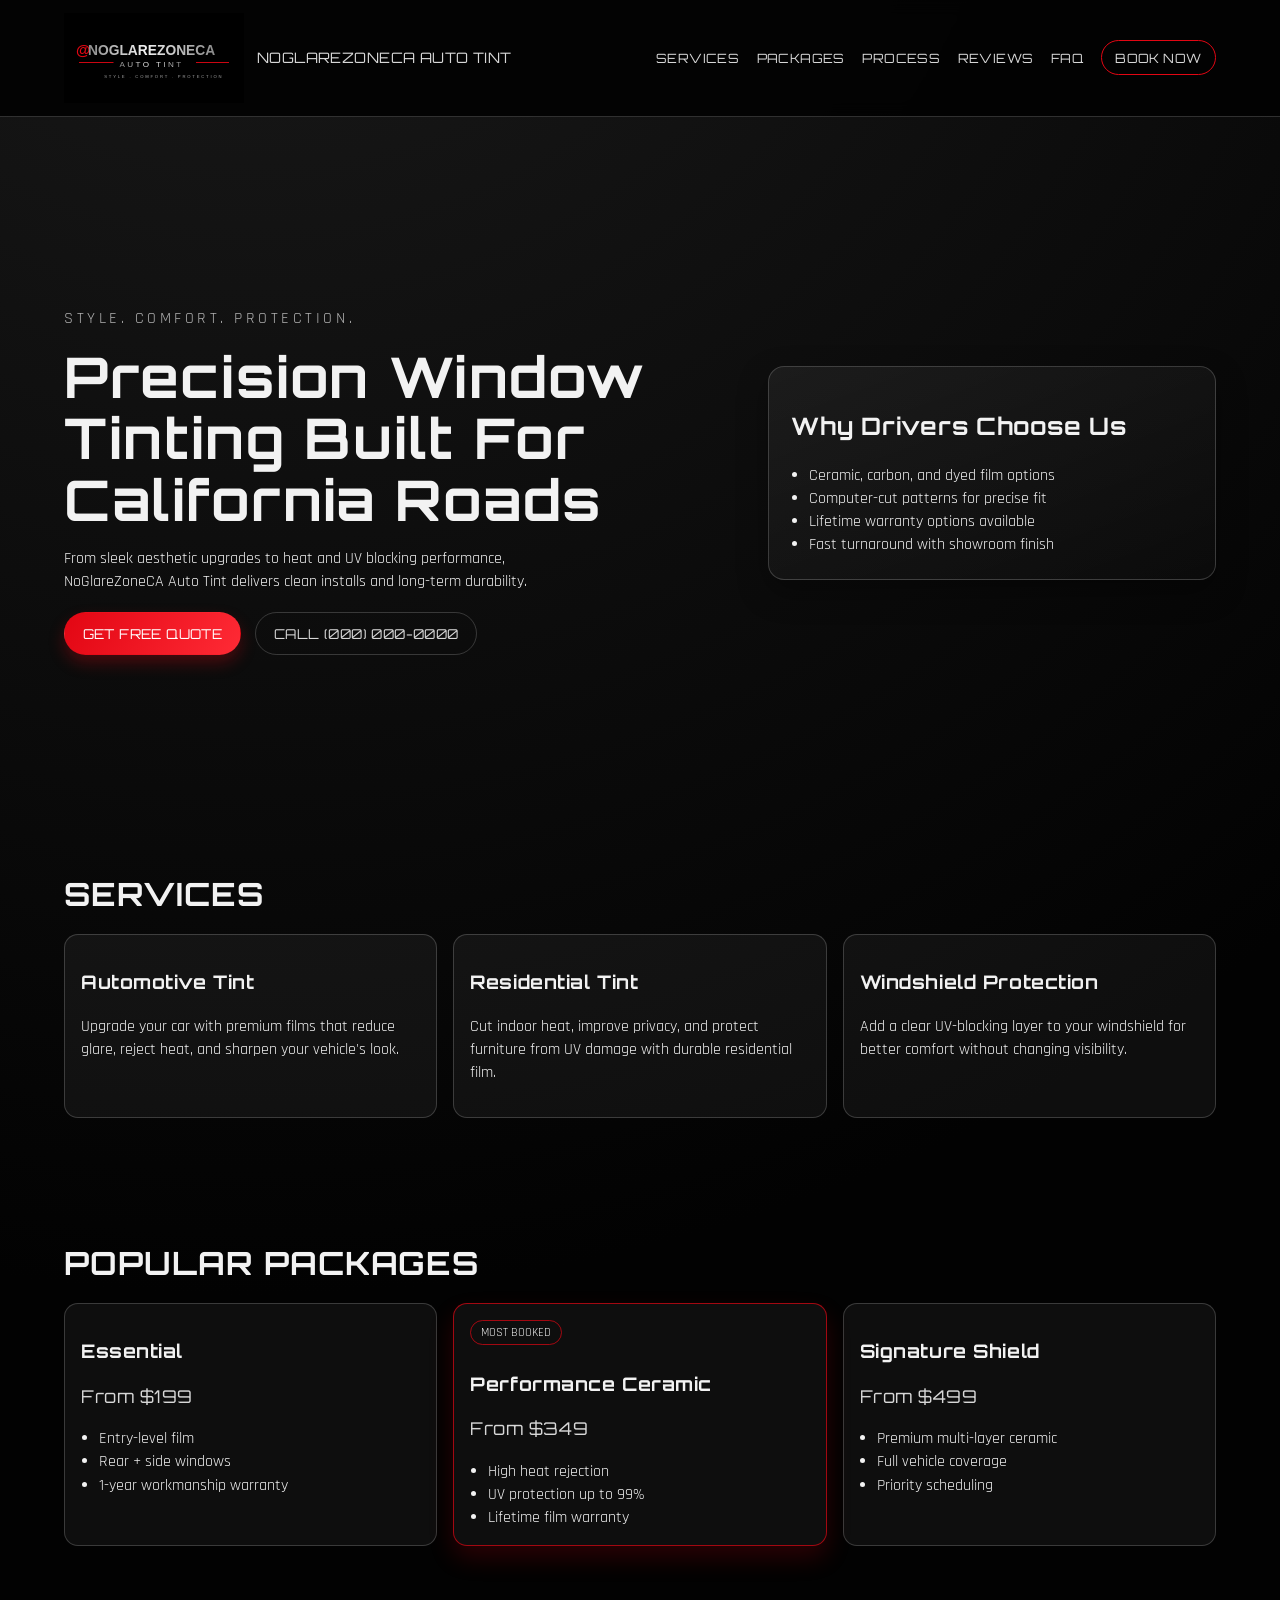
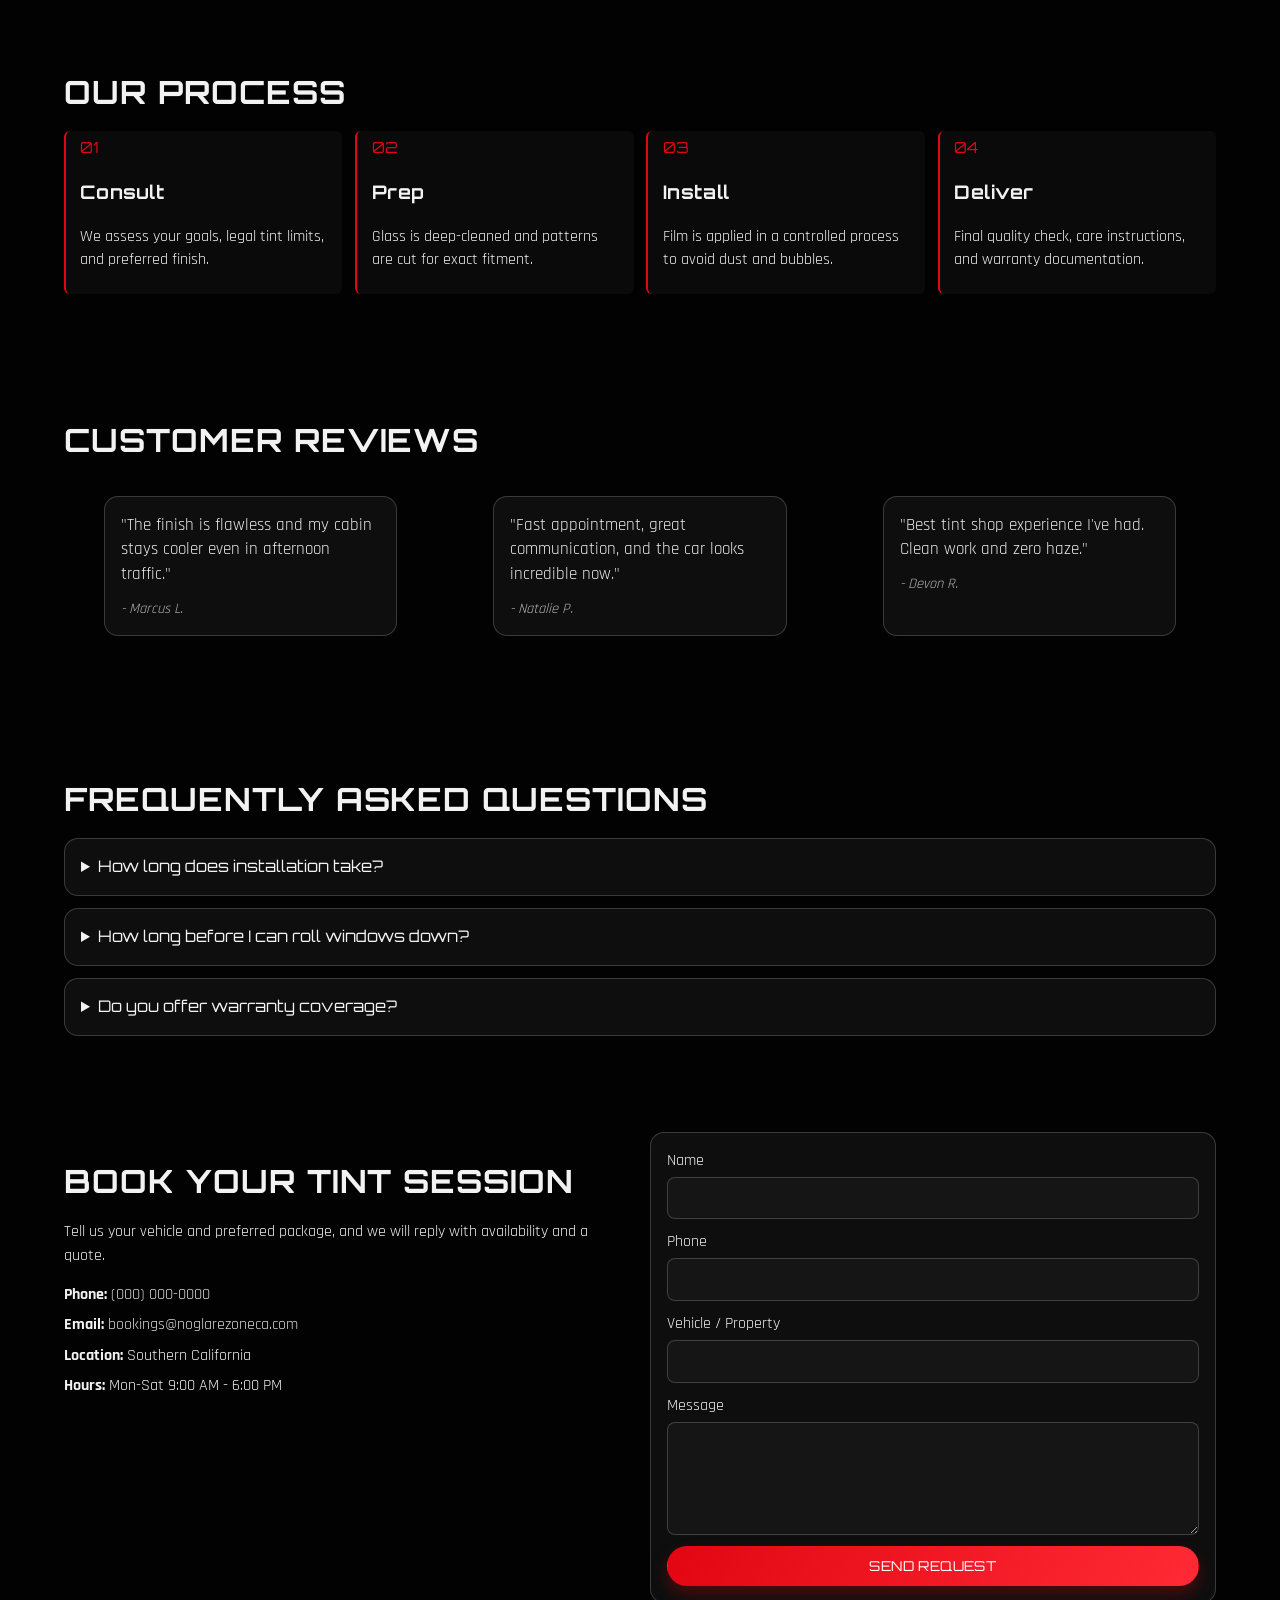
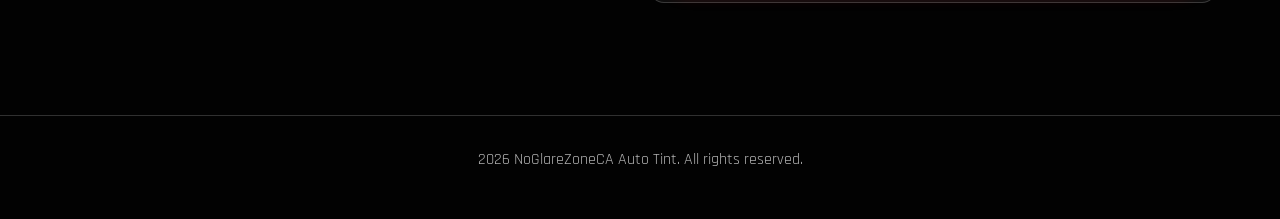
<file: index.html>
<!DOCTYPE html>
<html lang="en">
  <head>
    <meta charset="UTF-8" />
    <meta http-equiv="X-UA-Compatible" content="IE=edge" />
    <meta name="viewport" content="width=device-width, initial-scale=1.0" />
    <title>NoGlareZoneCA Auto Tint | Premium Window Tinting</title>
    <meta
      name="description"
      content="NoGlareZoneCA Auto Tint provides premium automotive and residential window tint installation with heat reduction, UV protection, and a precision finish."
    />
    <meta
      name="keywords"
      content="window tinting, auto tint, ceramic tint, tint shop, UV protection, heat rejection"
    />
    <meta name="author" content="NoGlareZoneCA Auto Tint" />
    <meta property="og:type" content="website" />
    <meta property="og:title" content="NoGlareZoneCA Auto Tint" />
    <meta
      property="og:description"
      content="Professional window tinting with style, comfort, and protection."
    />
    <meta property="og:image" content="assets/logo-placeholder.svg" />
    <meta property="og:url" content="https://noglarezoneca.com" />
    <meta name="twitter:card" content="summary_large_image" />
    <link rel="preconnect" href="https://fonts.googleapis.com" />
    <link rel="preconnect" href="https://fonts.gstatic.com" crossorigin />
    <link
      href="https://fonts.googleapis.com/css2?family=Orbitron:wght@500;700;800&family=Rajdhani:wght@400;500;600;700&display=swap"
      rel="stylesheet"
    />
    <link rel="manifest" href="site.webmanifest" />
    <link rel="canonical" href="https://noglarezoneca.com" />
    <link rel="stylesheet" href="styles.css?v=1.2" />
    <script type="application/ld+json">
      {
        "@context": "https://schema.org",
        "@type": "LocalBusiness",
        "name": "NoGlareZoneCA Auto Tint",
        "description": "Automotive and residential window tinting specialists.",
        "url": "https://noglarezoneca.com",
        "telephone": "+1-000-000-0000",
        "email": "bookings@noglarezoneca.com",
        "image": "https://noglarezoneca.com/assets/noglarezoneca-logo.png",
        "areaServed": "California",
        "openingHours": ["Mo-Sa 09:00-18:00"],
        "priceRange": "$$"
      }
    </script>
  </head>
  <body>
    <header class="topbar">
      <a class="brand" href="#home" aria-label="NoGlareZoneCA Home">
        <img
          id="brandLogo"
          src="assets/logo-placeholder.svg"
          alt="NoGlareZoneCA Auto Tint logo"
          width="360"
          height="180"
        />
        <span>NoGlareZoneCA Auto Tint</span>
      </a>

      <button id="menuToggle" class="menu-toggle" aria-expanded="false" aria-controls="navMenu">
        Menu
      </button>

      <nav id="navMenu" class="nav" aria-label="Main Navigation">
        <a href="#services">Services</a>
        <a href="#packages">Packages</a>
        <a href="#process">Process</a>
        <a href="#reviews">Reviews</a>
        <a href="#faq">FAQ</a>
        <a href="#contact" class="nav-cta">Book Now</a>
      </nav>
    </header>

    <main id="home">
      <section class="hero reveal">
        <div class="hero-copy">
          <p class="eyebrow">Style. Comfort. Protection.</p>
          <h1>Precision Window Tinting Built For California Roads</h1>
          <p>
            From sleek aesthetic upgrades to heat and UV blocking performance, NoGlareZoneCA
            Auto Tint delivers clean installs and long-term durability.
          </p>
          <div class="hero-actions">
            <a class="btn btn-primary" href="#contact">Get Free Quote</a>
            <a class="btn btn-outline" href="tel:+10000000000">Call (000) 000-0000</a>
          </div>
        </div>
        <div class="hero-card">
          <h2>Why Drivers Choose Us</h2>
          <ul>
            <li>Ceramic, carbon, and dyed film options</li>
            <li>Computer-cut patterns for precise fit</li>
            <li>Lifetime warranty options available</li>
            <li>Fast turnaround with showroom finish</li>
          </ul>
        </div>
      </section>

      <section id="services" class="section reveal">
        <h2>Services</h2>
        <div class="grid three">
          <article class="card">
            <h3>Automotive Tint</h3>
            <p>
              Upgrade your car with premium films that reduce glare, reject heat, and sharpen your
              vehicle's look.
            </p>
          </article>
          <article class="card">
            <h3>Residential Tint</h3>
            <p>
              Cut indoor heat, improve privacy, and protect furniture from UV damage with durable
              residential film.
            </p>
          </article>
          <article class="card">
            <h3>Windshield Protection</h3>
            <p>
              Add a clear UV-blocking layer to your windshield for better comfort without changing
              visibility.
            </p>
          </article>
        </div>
      </section>

      <section id="packages" class="section reveal">
        <h2>Popular Packages</h2>
        <div class="grid three pricing">
          <article class="price-card">
            <h3>Essential</h3>
            <p class="price">From $199</p>
            <ul>
              <li>Entry-level film</li>
              <li>Rear + side windows</li>
              <li>1-year workmanship warranty</li>
            </ul>
          </article>
          <article class="price-card featured">
            <p class="tag">Most Booked</p>
            <h3>Performance Ceramic</h3>
            <p class="price">From $349</p>
            <ul>
              <li>High heat rejection</li>
              <li>UV protection up to 99%</li>
              <li>Lifetime film warranty</li>
            </ul>
          </article>
          <article class="price-card">
            <h3>Signature Shield</h3>
            <p class="price">From $499</p>
            <ul>
              <li>Premium multi-layer ceramic</li>
              <li>Full vehicle coverage</li>
              <li>Priority scheduling</li>
            </ul>
          </article>
        </div>
      </section>

      <section id="process" class="section reveal">
        <h2>Our Process</h2>
        <div class="timeline">
          <article>
            <span>01</span>
            <h3>Consult</h3>
            <p>We assess your goals, legal tint limits, and preferred finish.</p>
          </article>
          <article>
            <span>02</span>
            <h3>Prep</h3>
            <p>Glass is deep-cleaned and patterns are cut for exact fitment.</p>
          </article>
          <article>
            <span>03</span>
            <h3>Install</h3>
            <p>Film is applied in a controlled process to avoid dust and bubbles.</p>
          </article>
          <article>
            <span>04</span>
            <h3>Deliver</h3>
            <p>Final quality check, care instructions, and warranty documentation.</p>
          </article>
        </div>
      </section>

      <section id="reviews" class="section reveal">
        <h2>Customer Reviews</h2>
        <div class="grid three">
          <blockquote class="review">
            "The finish is flawless and my cabin stays cooler even in afternoon traffic."
            <cite>- Marcus L.</cite>
          </blockquote>
          <blockquote class="review">
            "Fast appointment, great communication, and the car looks incredible now."
            <cite>- Natalie P.</cite>
          </blockquote>
          <blockquote class="review">
            "Best tint shop experience I've had. Clean work and zero haze."
            <cite>- Devon R.</cite>
          </blockquote>
        </div>
      </section>

      <section id="faq" class="section reveal">
        <h2>Frequently Asked Questions</h2>
        <div class="faq-list">
          <details>
            <summary>How long does installation take?</summary>
            <p>Most vehicles are completed in 2-4 hours, depending on film and coverage.</p>
          </details>
          <details>
            <summary>How long before I can roll windows down?</summary>
            <p>We recommend waiting at least 3-5 days while film fully cures.</p>
          </details>
          <details>
            <summary>Do you offer warranty coverage?</summary>
            <p>Yes. Warranty terms vary by film, with lifetime options on premium packages.</p>
          </details>
        </div>
      </section>

      <section id="contact" class="section contact reveal">
        <div>
          <h2>Book Your Tint Session</h2>
          <p>
            Tell us your vehicle and preferred package, and we will reply with availability and a
            quote.
          </p>
          <ul class="contact-list">
            <li><strong>Phone:</strong> <a href="tel:+10000000000">(000) 000-0000</a></li>
            <li><strong>Email:</strong> <a href="mailto:bookings@noglarezoneca.com">bookings@noglarezoneca.com</a></li>
            <li><strong>Location:</strong> Southern California</li>
            <li><strong>Hours:</strong> Mon-Sat 9:00 AM - 6:00 PM</li>
          </ul>
        </div>

        <form
          name="contact"
          method="POST"
          action="thank-you.html"
          data-netlify="true"
          netlify-honeypot="bot-field"
          class="contact-form"
        >
          <input type="hidden" name="form-name" value="contact" />
          <p class="hidden-field">
            <label>
              Do not fill this out if you're human: <input name="bot-field" />
            </label>
          </p>
          <label>
            Name
            <input type="text" name="name" required autocomplete="name" />
          </label>
          <label>
            Phone
            <input type="tel" name="phone" required autocomplete="tel" />
          </label>
          <label>
            Vehicle / Property
            <input type="text" name="vehicle" required />
          </label>
          <label>
            Message
            <textarea name="message" rows="4" required></textarea>
          </label>
          <button class="btn btn-primary" type="submit">Send Request</button>
        </form>
      </section>
    </main>

    <footer class="footer">
      <p>
        <span id="year"></span> NoGlareZoneCA Auto Tint. All rights reserved.
      </p>
    </footer>

    <script src="script.js"></script>
  </body>
</html>
</file>
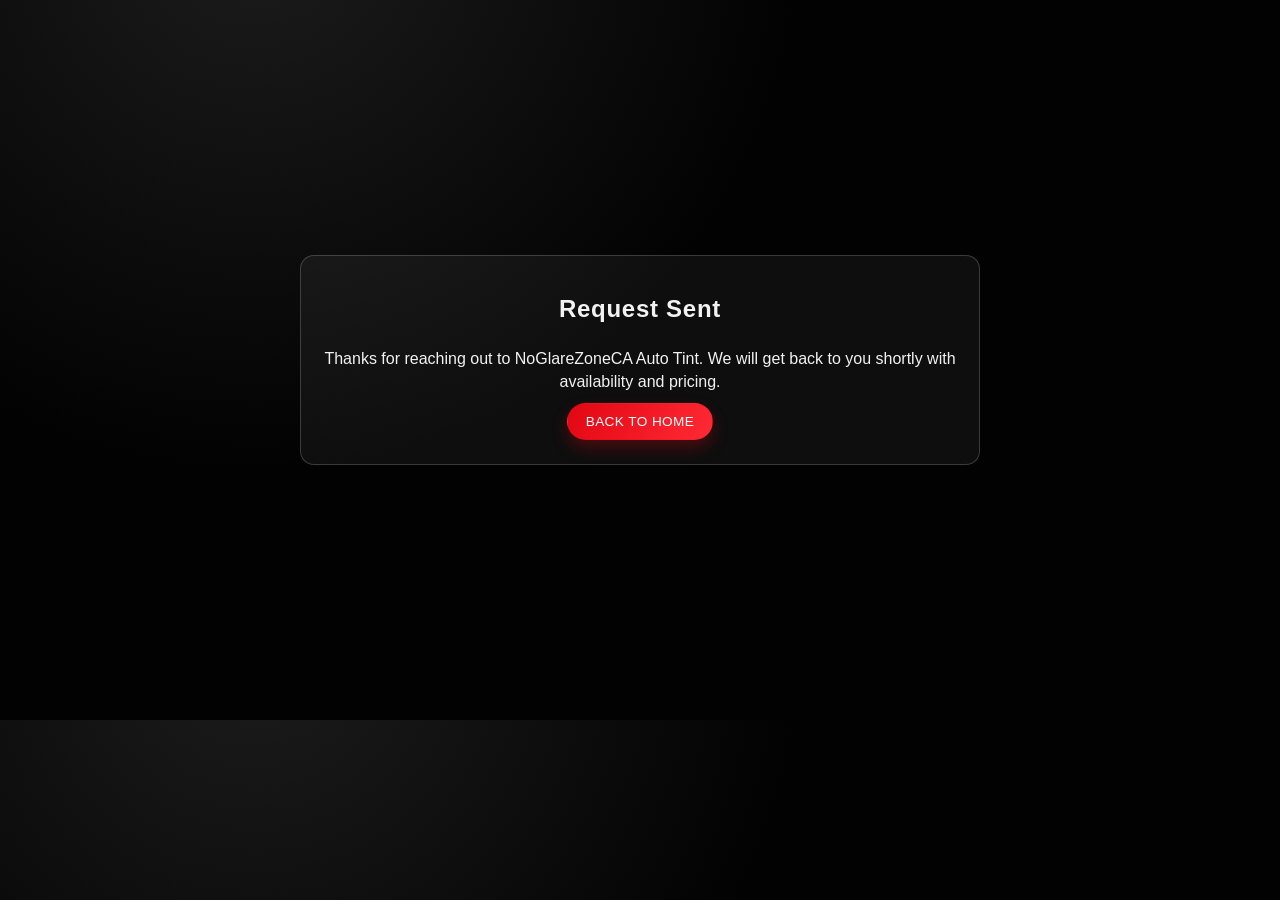
<file: thank-you.html>
<!DOCTYPE html>
<html lang="en">
  <head>
    <meta charset="UTF-8" />
    <meta name="viewport" content="width=device-width, initial-scale=1.0" />
    <title>Thanks | NoGlareZoneCA Auto Tint</title>
    <meta name="robots" content="noindex" />
    <link rel="stylesheet" href="styles.css" />
  </head>
  <body>
    <main style="min-height: 80vh; display: grid; place-items: center; padding: 2rem;">
      <section class="card" style="max-width: 680px; width: 100%; text-align: center;">
        <h1>Request Sent</h1>
        <p>
          Thanks for reaching out to NoGlareZoneCA Auto Tint. We will get back to you shortly with
          availability and pricing.
        </p>
        <p><a class="btn btn-primary" href="index.html">Back to Home</a></p>
      </section>
    </main>
  </body>
</html>
</file>
<file: styles.css>
:root {
  --bg: #020202;
  --bg-soft: #111;
  --text: #f2f2f2;
  --muted: #b2b2b2;
  --silver: #d7d7d7;
  --red: #e20613;
  --red-dark: #96070d;
  --card: rgba(255, 255, 255, 0.05);
  --border: rgba(255, 255, 255, 0.18);
  --shadow: 0 12px 30px rgba(0, 0, 0, 0.35);
}

* {
  box-sizing: border-box;
}

html,
body {
  margin: 0;
  padding: 0;
}

body {
  font-family: "Rajdhani", sans-serif;
  color: var(--text);
  background: radial-gradient(circle at 20% -10%, #1c1c1c 0%, var(--bg) 42%),
    linear-gradient(130deg, rgba(226, 6, 19, 0.08), transparent 36%);
  line-height: 1.45;
}

h1,
h2,
h3,
.brand span,
.price,
.btn,
.nav a {
  font-family: "Orbitron", sans-serif;
  letter-spacing: 0.03em;
}

a {
  color: var(--silver);
  text-decoration: none;
}

a:hover {
  color: var(--text);
}

.topbar {
  position: sticky;
  top: 0;
  z-index: 50;
  display: flex;
  align-items: center;
  justify-content: space-between;
  gap: 1rem;
  padding: 0.8rem 5vw;
  backdrop-filter: blur(8px);
  background: rgba(2, 2, 2, 0.88);
  border-bottom: 1px solid var(--border);
}

.brand {
  display: flex;
  align-items: center;
  gap: 0.8rem;
}

.brand img {
  width: auto;
  height: 90px;
  object-fit: contain;
}

.brand span {
  font-size: 0.9rem;
  text-transform: uppercase;
}

.nav {
  display: flex;
  gap: 1.1rem;
  align-items: center;
}

.nav a {
  font-size: 0.8rem;
  text-transform: uppercase;
}

.nav-cta {
  border: 1px solid var(--red);
  padding: 0.45rem 0.85rem;
  border-radius: 999px;
}

.menu-toggle {
  display: none;
  border: 1px solid var(--border);
  background: transparent;
  color: var(--text);
  font-family: "Orbitron", sans-serif;
  padding: 0.45rem 0.7rem;
  border-radius: 7px;
}

main {
  padding: 2rem 5vw 4rem;
}

.hero {
  min-height: 72vh;
  display: grid;
  grid-template-columns: 1.2fr 0.8fr;
  gap: 2rem;
  align-items: center;
}

.eyebrow {
  text-transform: uppercase;
  letter-spacing: 0.22em;
  color: var(--muted);
}

.hero h1 {
  font-size: clamp(2rem, 5vw, 3.5rem);
  margin: 0.4rem 0;
  line-height: 1.1;
}

.hero-copy > p {
  max-width: 62ch;
}

.hero-actions {
  display: flex;
  gap: 0.9rem;
  flex-wrap: wrap;
  margin-top: 1.2rem;
}

.btn {
  font-size: 0.85rem;
  text-transform: uppercase;
  border-radius: 999px;
  padding: 0.65rem 1.1rem;
  border: 1px solid transparent;
  transition: transform 180ms ease, box-shadow 180ms ease;
}

.btn:hover {
  transform: translateY(-2px);
}

.btn-primary {
  background: linear-gradient(120deg, var(--red), #ff2a35);
  color: #fff;
  box-shadow: 0 8px 16px rgba(226, 6, 19, 0.28);
}

.btn-outline {
  border-color: var(--border);
}

.hero-card {
  border: 1px solid var(--border);
  border-radius: 16px;
  padding: 1.4rem;
  background: linear-gradient(160deg, rgba(255, 255, 255, 0.06), rgba(255, 255, 255, 0.02));
  box-shadow: var(--shadow);
}

.hero-card ul {
  margin: 0;
  padding-left: 1.1rem;
}

.section {
  padding: 3rem 0;
}

.section h2 {
  font-size: clamp(1.4rem, 3vw, 2rem);
  text-transform: uppercase;
  margin-bottom: 1rem;
}

.grid {
  display: grid;
  gap: 1rem;
}

.grid.three {
  grid-template-columns: repeat(3, minmax(0, 1fr));
}

.card,
.price-card,
.review,
.faq-list details,
.contact-form {
  border: 1px solid var(--border);
  background: var(--card);
  border-radius: 14px;
  padding: 1rem;
}

.pricing .price-card {
  position: relative;
}

.price-card .price {
  color: var(--silver);
  font-size: 1.1rem;
}

.price-card ul {
  margin: 0;
  padding-left: 1.1rem;
}

.featured {
  border-color: rgba(226, 6, 19, 0.7);
  box-shadow: 0 12px 24px rgba(226, 6, 19, 0.18);
}

.tag {
  display: inline-block;
  margin: 0 0 0.4rem;
  padding: 0.2rem 0.6rem;
  border-radius: 999px;
  font-size: 0.72rem;
  text-transform: uppercase;
  border: 1px solid rgba(226, 6, 19, 0.7);
}

.timeline {
  display: grid;
  grid-template-columns: repeat(4, minmax(0, 1fr));
  gap: 0.8rem;
}

.timeline article {
  border-left: 2px solid var(--red);
  padding: 0.4rem 0.9rem;
  background: rgba(255, 255, 255, 0.03);
  border-radius: 6px;
}

.timeline span {
  color: var(--red);
  font-family: "Orbitron", sans-serif;
  font-size: 0.95rem;
}

.review {
  font-size: 1.06rem;
  color: #ececec;
}

.review cite {
  display: block;
  margin-top: 0.75rem;
  color: var(--muted);
  font-size: 0.9rem;
}

.faq-list {
  display: grid;
  gap: 0.8rem;
}

.faq-list summary {
  cursor: pointer;
  font-family: "Orbitron", sans-serif;
}

.contact {
  display: grid;
  grid-template-columns: 1fr 1fr;
  gap: 1.2rem;
}

.contact-list {
  list-style: none;
  padding: 0;
  margin: 0;
  display: grid;
  gap: 0.45rem;
}

.contact-form {
  display: grid;
  gap: 0.7rem;
}

.contact-form label {
  display: grid;
  gap: 0.3rem;
}

.contact-form input,
.contact-form textarea {
  width: 100%;
  border-radius: 8px;
  border: 1px solid var(--border);
  background: rgba(255, 255, 255, 0.03);
  color: var(--text);
  padding: 0.55rem 0.65rem;
  font: inherit;
}

.contact-form textarea {
  resize: vertical;
}

.hidden-field {
  display: none;
}

.footer {
  border-top: 1px solid var(--border);
  padding: 1rem 5vw 2rem;
  color: var(--muted);
  text-align: center;
}

.reveal {
  opacity: 0;
  transform: translateY(20px);
}

.reveal.show {
  opacity: 1;
  transform: translateY(0);
  transition: opacity 500ms ease, transform 500ms ease;
}

@media (max-width: 980px) {
  .grid.three,
  .timeline,
  .contact,
  .hero {
    grid-template-columns: 1fr;
  }

  .menu-toggle {
    display: block;
  }

  .nav {
    position: absolute;
    top: 64px;
    right: 5vw;
    display: none;
    flex-direction: column;
    align-items: flex-start;
    width: min(260px, 92vw);
    border: 1px solid var(--border);
    background: rgba(10, 10, 10, 0.97);
    border-radius: 10px;
    padding: 0.8rem;
  }

  .nav.open {
    display: flex;
  }

  .hero {
    min-height: auto;
    padding-top: 1rem;
  }

  .brand span {
    display: none;
  }
}
</file>
